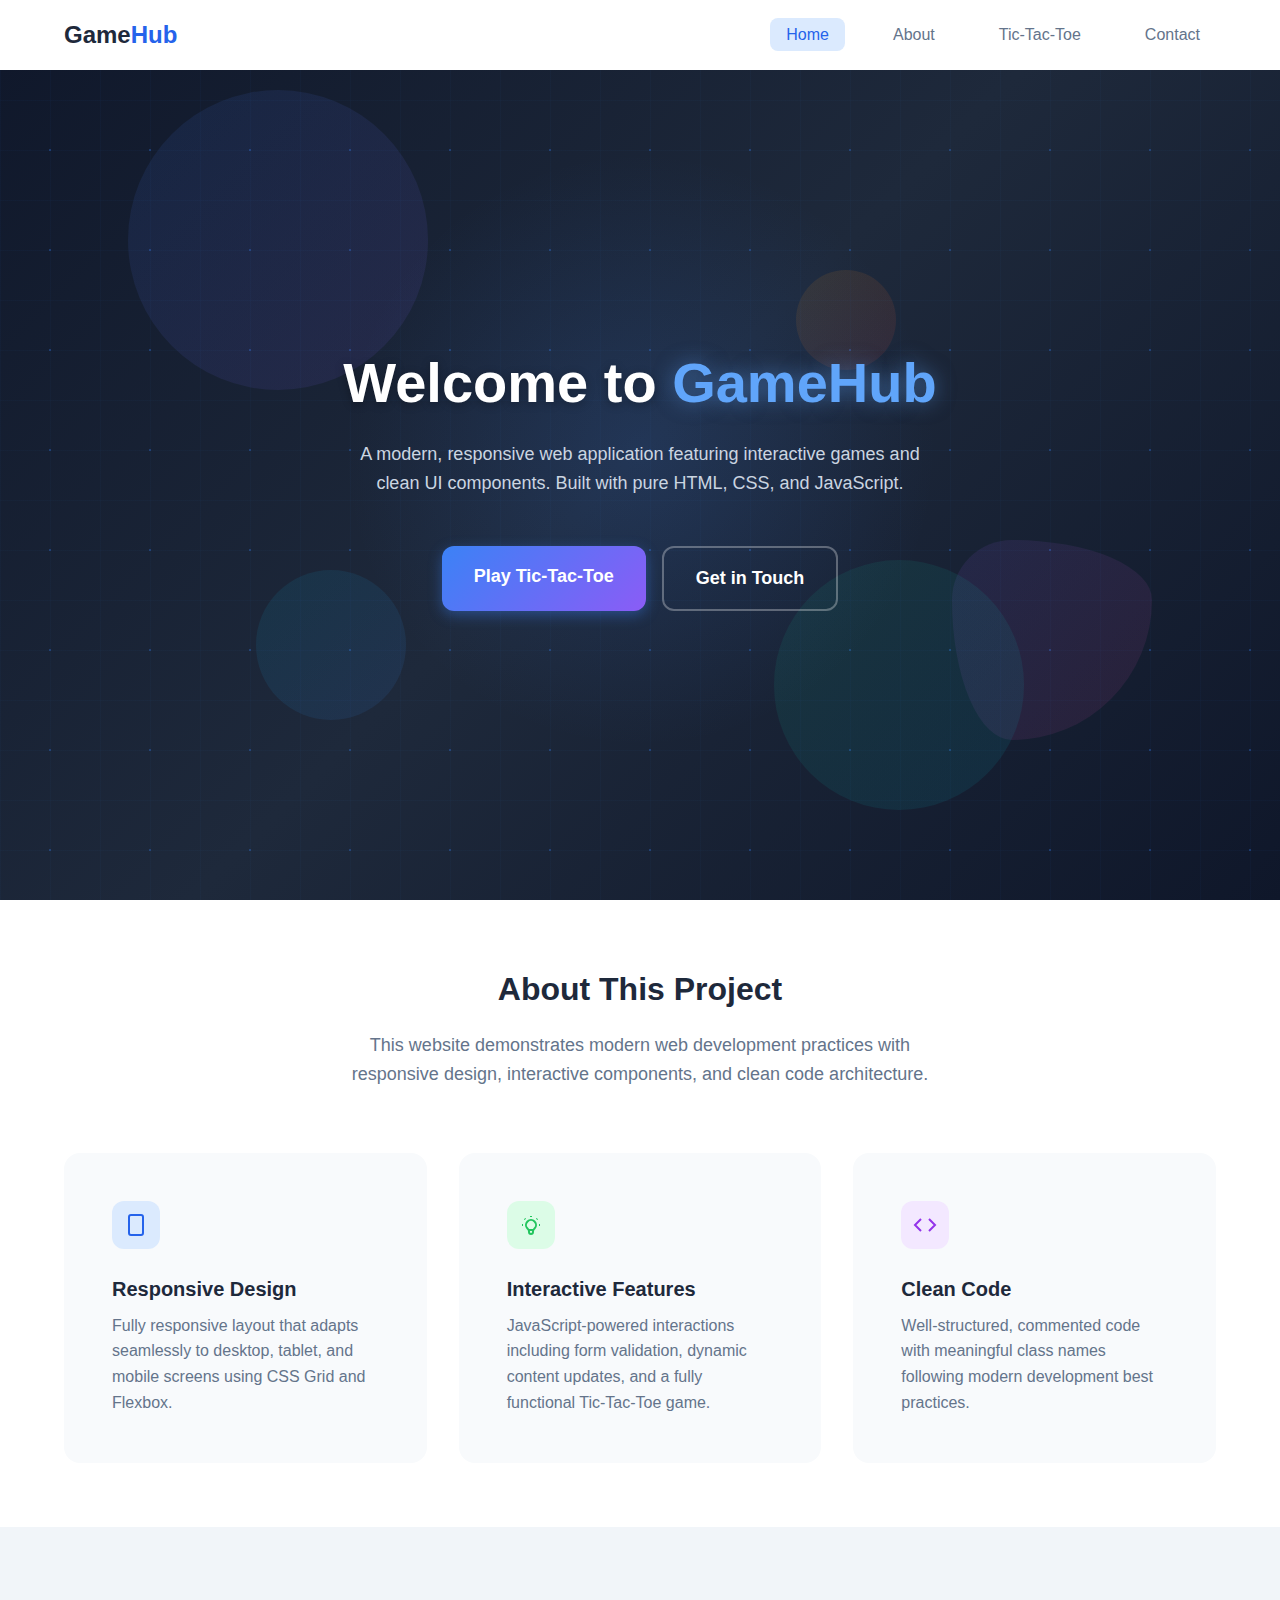
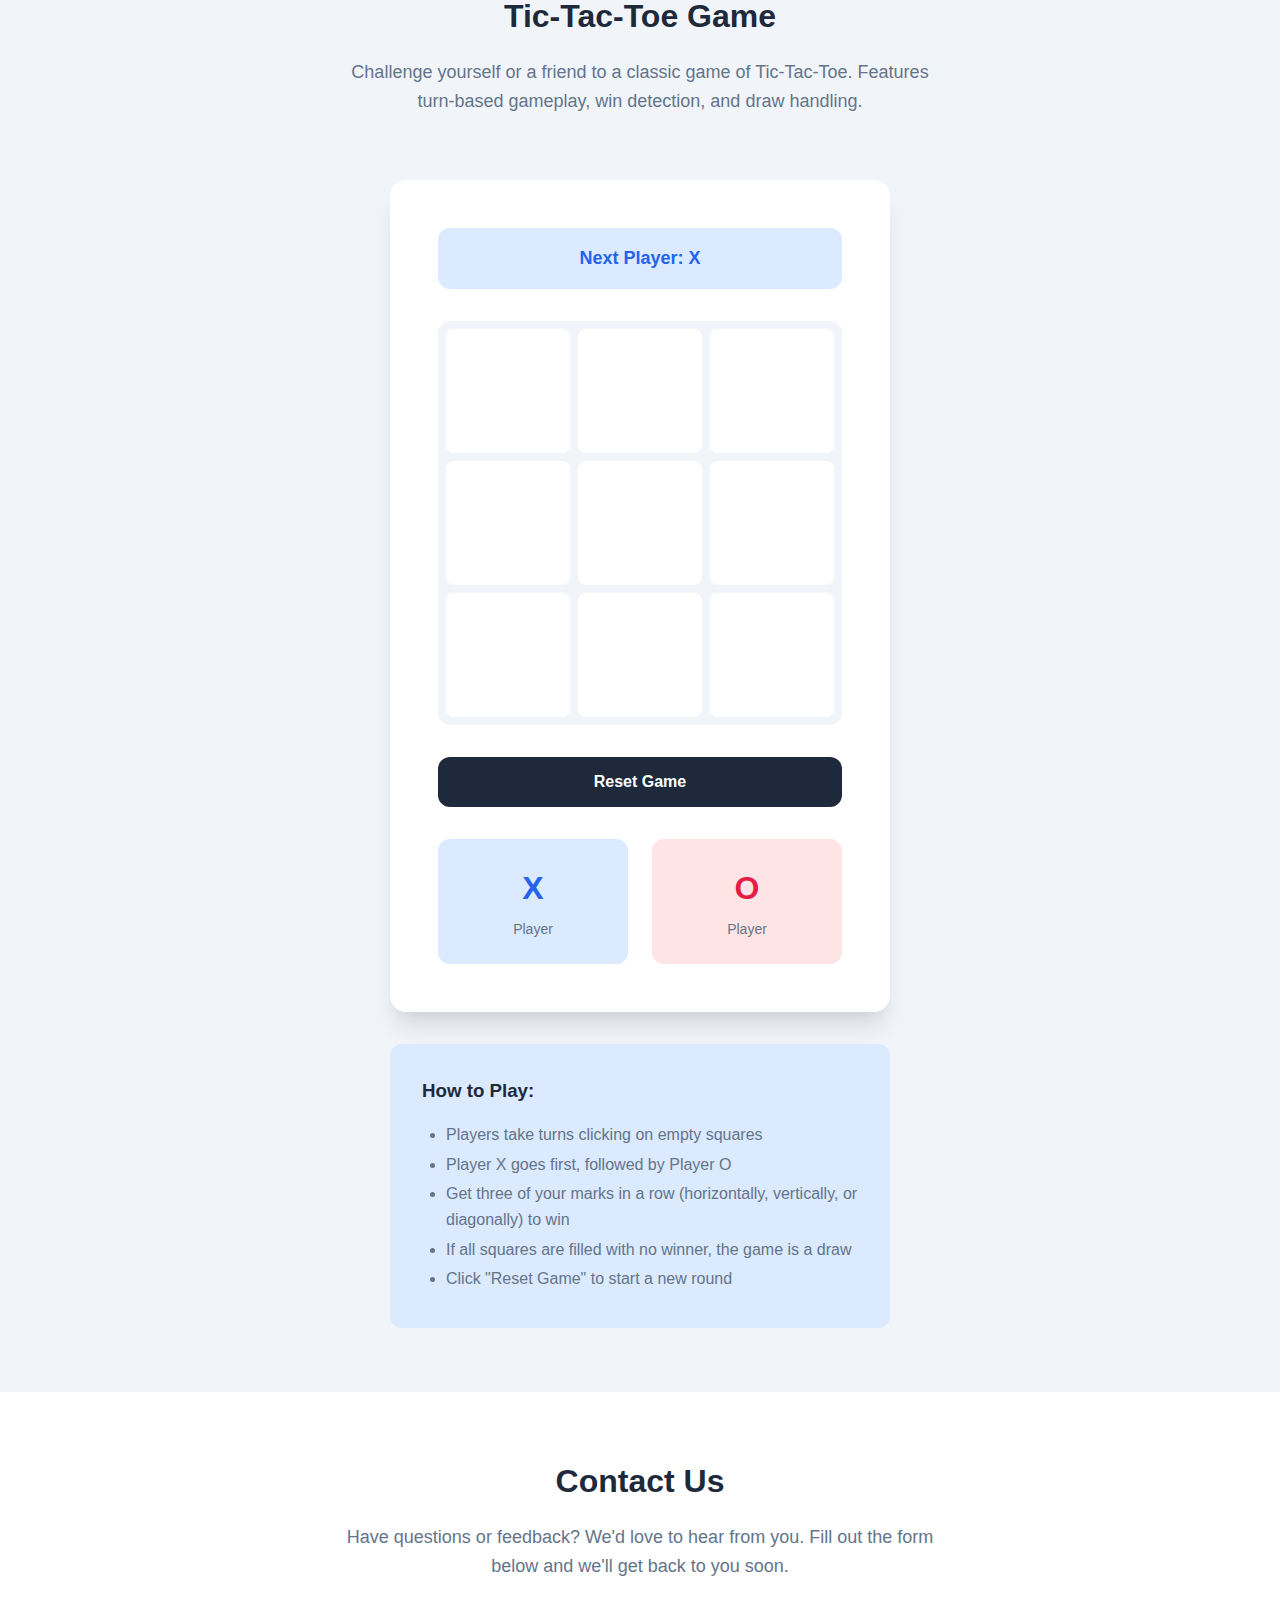
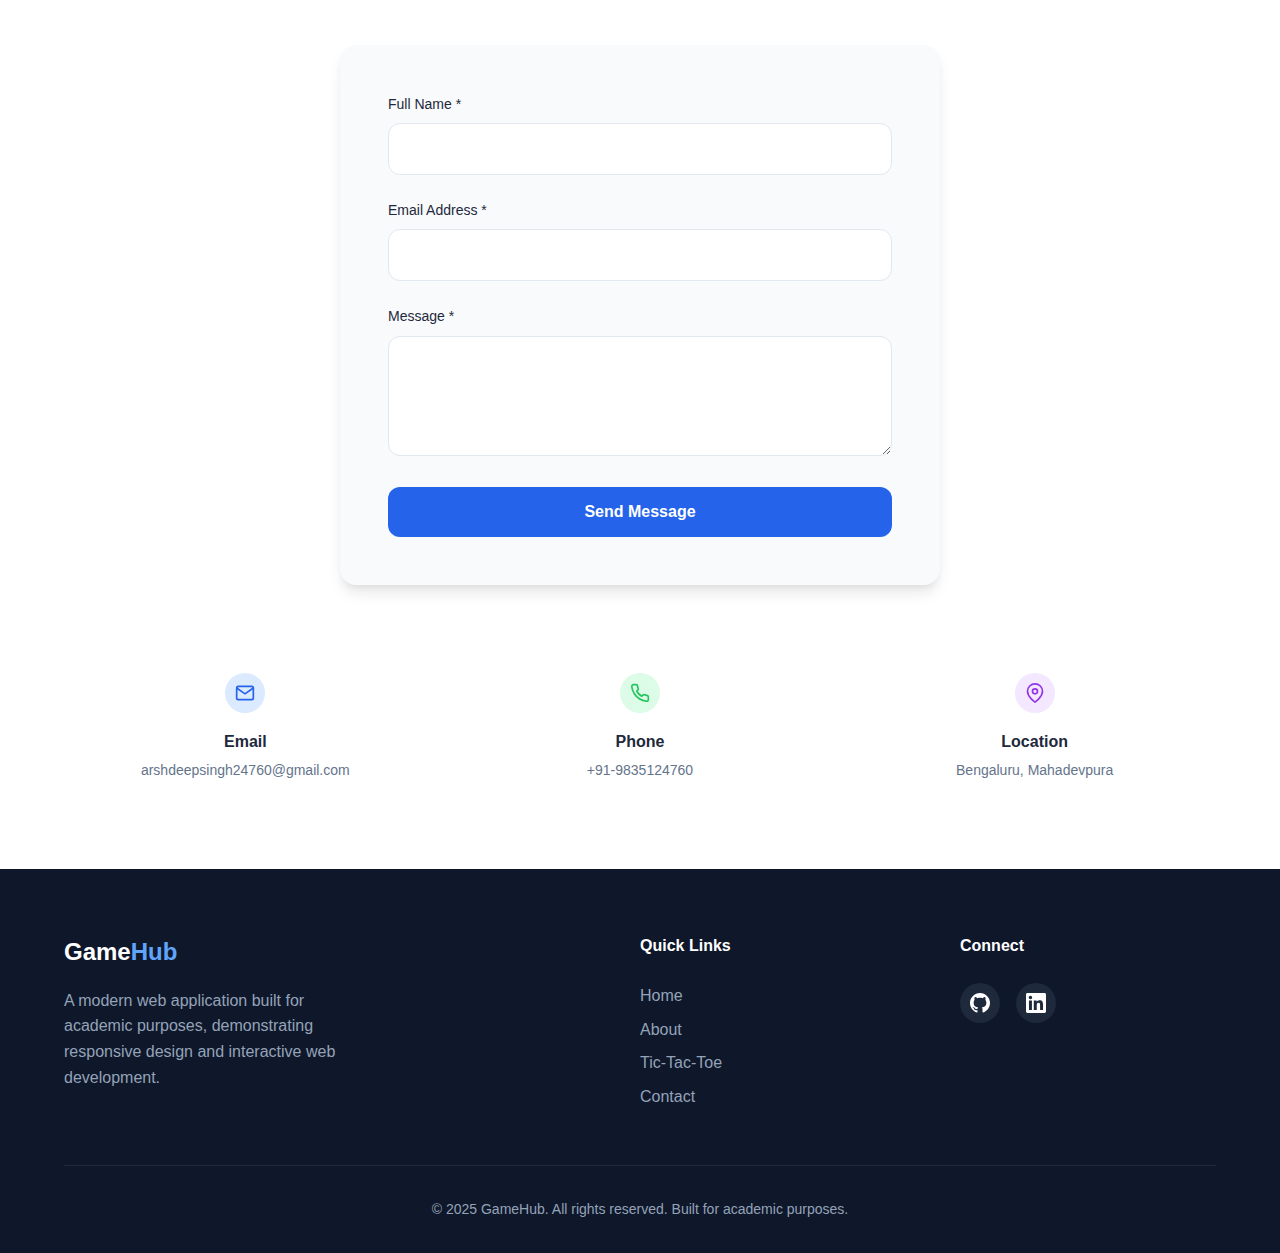
<file: index.html>
<!DOCTYPE html>
<html lang="en">
<head>
    <meta charset="UTF-8">
    <meta name="viewport" content="width=device-width, initial-scale=1.0">
    <title>GameHub - Interactive Web Application</title>
    <link rel="stylesheet" href="styles.css">
</head>
<body>
    <!-- HEADER & NAVIGATION -->
    <header id="header">
        <nav class="navbar">
            <div class="nav-container">
                <!-- Logo -->
                <div class="logo">
                    <span class="logo-text">Game<span class="logo-highlight">Hub</span></span>
                </div>

                <!-- Desktop Navigation -->
                <ul class="nav-menu" id="navMenu">
                    <li><a href="#home" class="nav-link active" data-section="home">Home</a></li>
                    <li><a href="#about" class="nav-link" data-section="about">About</a></li>
                    <li><a href="#game" class="nav-link" data-section="game">Tic-Tac-Toe</a></li>
                    <li><a href="#contact" class="nav-link" data-section="contact">Contact</a></li>
                </ul>

                <!-- Mobile Menu Button -->
                <button class="mobile-menu-btn" id="mobileMenuBtn" aria-label="Toggle menu">
                    <span class="hamburger"></span>
                    <span class="hamburger"></span>
                    <span class="hamburger"></span>
                </button>
            </div>

            <!-- Mobile Navigation Menu -->
            <div class="mobile-menu" id="mobileMenu">
                <ul class="mobile-nav-list">
                    <li><a href="#home" class="mobile-nav-link active" data-section="home">Home</a></li>
                    <li><a href="#about" class="mobile-nav-link" data-section="about">About</a></li>
                    <li><a href="#game" class="mobile-nav-link" data-section="game">Tic-Tac-Toe</a></li>
                    <li><a href="#contact" class="mobile-nav-link" data-section="contact">Contact</a></li>
                </ul>
            </div>
        </nav>
    </header>

    <!-- MAIN CONTENT -->
    <main>
        <!-- Hero Section -->
        <section id="home" class="hero-section">
            <!-- Animated Background -->
            <div class="hero-background">
                <div class="floating-shape shape-1"></div>
                <div class="floating-shape shape-2"></div>
                <div class="floating-shape shape-3"></div>
                <div class="floating-shape shape-4"></div>
                <div class="floating-shape shape-5"></div>
                <div class="grid-overlay"></div>
            </div>
            
            <div class="hero-content">
                <h1 class="hero-title">
                    Welcome to <span class="highlight">GameHub</span>
                </h1>
                <p class="hero-description">
                    A modern, responsive web application featuring interactive games and 
                    clean UI components. Built with pure HTML, CSS, and JavaScript.
                </p>
                <div class="hero-buttons">
                    <a href="#game" class="btn btn-primary">Play Tic-Tac-Toe</a>
                    <a href="#contact" class="btn btn-secondary">Get in Touch</a>
                </div>
            </div>
        </section>

        <!-- About Section -->
        <section id="about" class="about-section">
            <div class="container">
                <div class="section-header">
                    <h2 class="section-title">About This Project</h2>
                    <p class="section-description">
                        This website demonstrates modern web development practices with 
                        responsive design, interactive components, and clean code architecture.
                    </p>
                </div>

                <div class="features-grid">
                    <!-- Feature Card 1 -->
                    <div class="feature-card">
                        <div class="feature-icon icon-blue">
                            <svg viewBox="0 0 24 24" fill="none" stroke="currentColor" stroke-width="2">
                                <rect x="5" y="2" width="14" height="20" rx="2" ry="2"></rect>
                                <line x1="12" y1="18" x2="12.01" y2="18"></line>
                            </svg>
                        </div>
                        <h3 class="feature-title">Responsive Design</h3>
                        <p class="feature-text">
                            Fully responsive layout that adapts seamlessly to desktop, tablet, 
                            and mobile screens using CSS Grid and Flexbox.
                        </p>
                    </div>

                    <!-- Feature Card 2 -->
                    <div class="feature-card">
                        <div class="feature-icon icon-green">
                            <svg viewBox="0 0 24 24" fill="none" stroke="currentColor" stroke-width="2">
                                <path d="M9.663 17h4.673M12 3v1m6.364 1.636l-.707.707M21 12h-1M4 12H3m3.343-5.657l-.707-.707m2.828 9.9a5 5 0 117.072 0l-.548.547A3.374 3.374 0 0014 18.469V19a2 2 0 11-4 0v-.531c0-.895-.356-1.754-.988-2.386l-.548-.547z"></path>
                            </svg>
                        </div>
                        <h3 class="feature-title">Interactive Features</h3>
                        <p class="feature-text">
                            JavaScript-powered interactions including form validation, 
                            dynamic content updates, and a fully functional Tic-Tac-Toe game.
                        </p>
                    </div>

                    <!-- Feature Card 3 -->
                    <div class="feature-card">
                        <div class="feature-icon icon-purple">
                            <svg viewBox="0 0 24 24" fill="none" stroke="currentColor" stroke-width="2">
                                <polyline points="16 18 22 12 16 6"></polyline>
                                <polyline points="8 6 2 12 8 18"></polyline>
                            </svg>
                        </div>
                        <h3 class="feature-title">Clean Code</h3>
                        <p class="feature-text">
                            Well-structured, commented code with meaningful class names 
                            following modern development best practices.
                        </p>
                    </div>
                </div>
            </div>
        </section>

        <!-- Tic-Tac-Toe Game Section -->
        <section id="game" class="game-section">
            <div class="container">
                <div class="section-header">
                    <h2 class="section-title">Tic-Tac-Toe Game</h2>
                    <p class="section-description">
                        Challenge yourself or a friend to a classic game of Tic-Tac-Toe. 
                        Features turn-based gameplay, win detection, and draw handling.
                    </p>
                </div>

                <div class="game-container">
                    <!-- Status Display -->
                    <div id="gameStatus" class="game-status status-active">
                        Next Player: X
                    </div>

                    <!-- Game Board -->
                    <div class="game-board" id="gameBoard">
                        <button class="cell" data-index="0"></button>
                        <button class="cell" data-index="1"></button>
                        <button class="cell" data-index="2"></button>
                        <button class="cell" data-index="3"></button>
                        <button class="cell" data-index="4"></button>
                        <button class="cell" data-index="5"></button>
                        <button class="cell" data-index="6"></button>
                        <button class="cell" data-index="7"></button>
                        <button class="cell" data-index="8"></button>
                    </div>

                    <!-- Reset Button -->
                    <button id="resetBtn" class="reset-btn">Reset Game</button>

                    <!-- Player Info -->
                    <div class="players-info">
                        <div class="player-card player-x">
                            <span class="player-symbol">X</span>
                            <p class="player-label">Player</p>
                        </div>
                        <div class="player-card player-o">
                            <span class="player-symbol">O</span>
                            <p class="player-label">Player</p>
                        </div>
                    </div>
                </div>

                <!-- Game Instructions -->
                <div class="instructions">
                    <h3 class="instructions-title">How to Play:</h3>
                    <ul class="instructions-list">
                        <li>Players take turns clicking on empty squares</li>
                        <li>Player X goes first, followed by Player O</li>
                        <li>Get three of your marks in a row (horizontally, vertically, or diagonally) to win</li>
                        <li>If all squares are filled with no winner, the game is a draw</li>
                        <li>Click "Reset Game" to start a new round</li>
                    </ul>
                </div>
            </div>
        </section>

        <!-- Contact Section -->
        <section id="contact" class="contact-section">
            <div class="container">
                <div class="section-header">
                    <h2 class="section-title">Contact Us</h2>
                    <p class="section-description">
                        Have questions or feedback? We'd love to hear from you. 
                        Fill out the form below and we'll get back to you soon.
                    </p>
                </div>

                <div class="contact-container">
                    <!-- Contact Form -->
                    <form id="contactForm" class="contact-form">
                        <div id="formSuccess" class="form-success hidden">
                            Thank you for your message! We'll get back to you soon.
                        </div>

                        <div class="form-group">
                            <label for="name" class="form-label">Full Name *</label>
                            <input 
                                type="text" 
                                id="name" 
                                name="name" 
                                class="form-input" 
                            >
                            <span class="error-message" id="nameError"></span>
                        </div>

                        <div class="form-group">
                            <label for="email" class="form-label">Email Address *</label>
                            <input 
                                type="email" 
                                id="email" 
                                name="email" 
                                class="form-input" 
                            >
                            <span class="error-message" id="emailError"></span>
                        </div>

                        <div class="form-group">
                            <label for="message" class="form-label">Message *</label>
                            <textarea 
                                id="message" 
                                name="message" 
                                class="form-textarea" 
                                rows="4" 
                            ></textarea>
                            <span class="error-message" id="messageError"></span>
                        </div>

                        <button type="submit" class="submit-btn">Send Message</button>
                    </form>
                </div>

                <!-- Contact Info -->
                <div class="contact-info">
                    <div class="info-card">
                        <div class="info-icon icon-blue">
                            <svg viewBox="0 0 24 24" fill="none" stroke="currentColor" stroke-width="2">
                                <path d="M4 4h16c1.1 0 2 .9 2 2v12c0 1.1-.9 2-2 2H4c-1.1 0-2-.9-2-2V6c0-1.1.9-2 2-2z"></path>
                                <polyline points="22,6 12,13 2,6"></polyline>
                            </svg>
                        </div>
                        <h4 class="info-title">Email</h4>
                        <p class="info-text">arshdeepsingh24760@gmail.com</p>
                    </div>
                    <div class="info-card">
                        <div class="info-icon icon-green">
                            <svg viewBox="0 0 24 24" fill="none" stroke="currentColor" stroke-width="2">
                                <path d="M22 16.92v3a2 2 0 0 1-2.18 2 19.79 19.79 0 0 1-8.63-3.07 19.5 19.5 0 0 1-6-6 19.79 19.79 0 0 1-3.07-8.67A2 2 0 0 1 4.11 2h3a2 2 0 0 1 2 1.72 12.84 12.84 0 0 0 .7 2.81 2 2 0 0 1-.45 2.11L8.09 9.91a16 16 0 0 0 6 6l1.27-1.27a2 2 0 0 1 2.11-.45 12.84 12.84 0 0 0 2.81.7A2 2 0 0 1 22 16.92z"></path>
                            </svg>
                        </div>
                        <h4 class="info-title">Phone</h4>
                        <p class="info-text">+91-9835124760</p>
                    </div>
                    <div class="info-card">
                        <div class="info-icon icon-purple">
                            <svg viewBox="0 0 24 24" fill="none" stroke="currentColor" stroke-width="2">
                                <path d="M21 10c0 7-9 13-9 13s-9-6-9-13a9 9 0 0 1 18 0z"></path>
                                <circle cx="12" cy="10" r="3"></circle>
                            </svg>
                        </div>
                        <h4 class="info-title">Location</h4>
                        <p class="info-text">Bengaluru, Mahadevpura</p>
                    </div>
                </div>
            </div>
        </section>
    </main>

    <!-- FOOTER -->
    <footer class="footer">
        <div class="container">
            <div class="footer-content">
                <!-- Brand -->
                <div class="footer-brand">
                    <span class="footer-logo">Game<span class="footer-logo-highlight">Hub</span></span>
                    <p class="footer-description">
                        A modern web application built for academic purposes, 
                        demonstrating responsive design and interactive web development.
                    </p>
                </div>

                <!-- Quick Links -->
                <div class="footer-links">
                    <h4 class="footer-heading">Quick Links</h4>
                    <ul class="footer-list">
                        <li><a href="#home" class="footer-link">Home</a></li>
                        <li><a href="#about" class="footer-link">About</a></li>
                        <li><a href="#game" class="footer-link">Tic-Tac-Toe</a></li>
                        <li><a href="#contact" class="footer-link">Contact</a></li>
                    </ul>
                </div>

                <!-- Social Links -->
                <div class="footer-social">
                    <h4 class="footer-heading">Connect</h4>
                    <div class="social-links">
                        <a href="https://github.com/ArshdeepSinghVirdi" class="social-link" aria-label="GitHub">
                            <svg viewBox="0 0 24 24" fill="currentColor">
                                <path d="M12 0c-6.626 0-12 5.373-12 12 0 5.302 3.438 9.8 8.207 11.387.599.111.793-.261.793-.577v-2.234c-3.338.726-4.033-1.416-4.033-1.416-.546-1.387-1.333-1.756-1.333-1.756-1.089-.745.083-.729.083-.729 1.205.084 1.839 1.237 1.839 1.237 1.07 1.834 2.807 1.304 3.492.997.107-.775.418-1.305.762-1.604-2.665-.305-5.467-1.334-5.467-5.931 0-1.311.469-2.381 1.236-3.221-.124-.303-.535-1.524.117-3.176 0 0 1.008-.322 3.301 1.23.957-.266 1.983-.399 3.003-.404 1.02.005 2.047.138 3.006.404 2.291-1.552 3.297-1.23 3.297-1.23.653 1.653.242 2.874.118 3.176.77.84 1.235 1.911 1.235 3.221 0 4.609-2.807 5.624-5.479 5.921.43.372.823 1.102.823 2.222v3.293c0 .319.192.694.801.576 4.765-1.589 8.199-6.086 8.199-11.386 0-6.627-5.373-12-12-12z"/>
                            </svg>
                        </a>
                        <a href="https://www.linkedin.com/in/arshdeep-singh-virdi-a72a3a259/" class="social-link" aria-label="LinkedIn">
                            <svg viewBox="0 0 24 24" fill="currentColor">
                                <path d="M20.447 20.452h-3.554v-5.569c0-1.328-.027-3.037-1.852-3.037-1.853 0-2.136 1.445-2.136 2.939v5.667H9.351V9h3.414v1.561h.046c.477-.9 1.637-1.85 3.37-1.85 3.601 0 4.267 2.37 4.267 5.455v6.286zM5.337 7.433c-1.144 0-2.063-.926-2.063-2.065 0-1.138.92-2.063 2.063-2.063 1.14 0 2.064.925 2.064 2.063 0 1.139-.925 2.065-2.064 2.065zm1.782 13.019H3.555V9h3.564v11.452zM22.225 0H1.771C.792 0 0 .774 0 1.729v20.542C0 23.227.792 24 1.771 24h20.451C23.2 24 24 23.227 24 22.271V1.729C24 .774 23.2 0 22.222 0h.003z"/>
                            </svg>
                        </a>
                    </div>
                </div>
            </div>
            <div class="footer-bottom">
                <p class="copyright">&copy; 2025 GameHub. All rights reserved. Built for academic purposes.</p>
            </div>
        </div>
    </footer>
    <script src="script.js"></script>
</body>
</html>
</file>
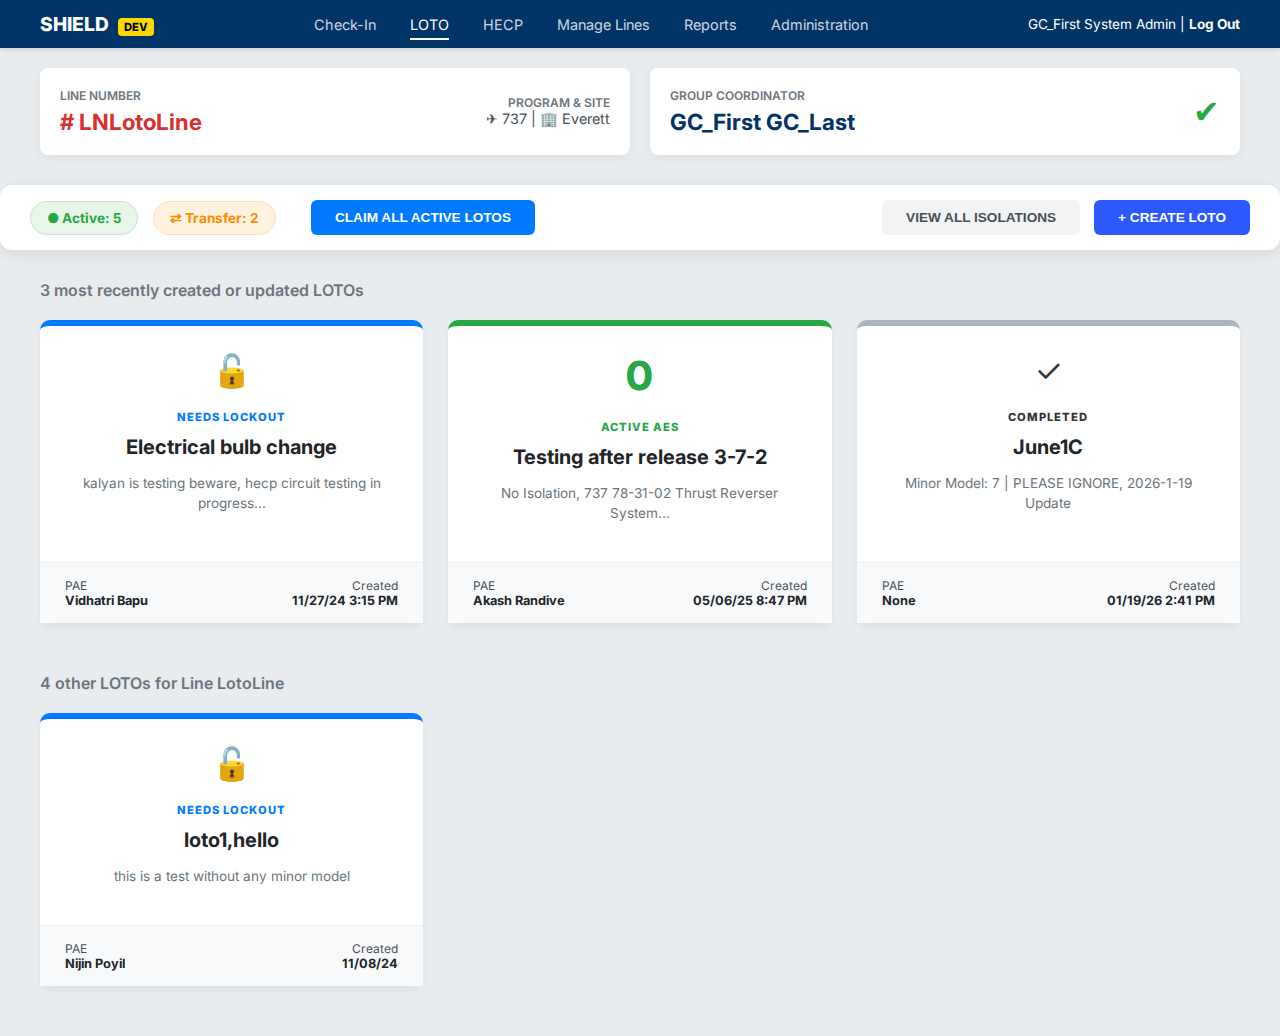
<file: test.html>
<!DOCTYPE html>
<html lang="en">
<head>
    <meta charset="UTF-8">
    <meta name="viewport" content="width=device-width, initial-scale=1.0">
    <title>SHIELD - LOTO Logbook Redesign</title>
    <!-- Importing a professional font -->
    <link href="https://fonts.googleapis.com/css2?family=Inter:wght@400;600;700&display=swap" rel="stylesheet">
    <style>
        :root {
            --boeing-blue: #003366;
            --action-blue: #007bff;
            --success-green: #28a745;
            --warning-orange: #ff8c00;
            --bg-gray: #f8f9fa;
            --card-border: #dee2e6;
        }

        body {
            font-family: 'Inter', sans-serif;
            background-color: #e9ecef;
            margin: 0;
            color: #333;
        }

        /* Top Navigation Bar */
        .navbar {
            background-color: var(--boeing-blue);
            color: white;
            padding: 12px 40px;
            display: flex;
            justify-content: space-between;
            align-items: center;
            box-shadow: 0 2px 4px rgba(0,0,0,0.1);
        }

        .nav-brand { font-weight: 800; font-size: 1.2rem; }
        .nav-brand span { background: #ffd700; color: black; padding: 2px 6px; border-radius: 4px; font-size: 0.7rem; margin-left: 5px; }
        
        .nav-menu a { color: white; text-decoration: none; margin: 0 15px; font-size: 0.9rem; opacity: 0.8; }
        .nav-menu a.active { opacity: 1; border-bottom: 2px solid white; padding-bottom: 5px; }

        /* Context Header (Line & Coordinator) */
        .header-container {
            display: grid;
            grid-template-columns: 1fr 1fr;
            gap: 20px;
            padding: 20px 40px;
            max-width: 1400px;
            margin: 0 auto;
        }

        .header-card {
            background: white;
            padding: 20px;
            border-radius: 8px;
            box-shadow: 0 2px 10px rgba(0,0,0,0.05);
            display: flex;
            justify-content: space-between;
            align-items: center;
        }

        .label { font-size: 0.75rem; color: #6c757d; font-weight: 600; text-transform: uppercase; }
        .value { font-size: 1.4rem; font-weight: 700; color: var(--boeing-blue); margin-top: 5px; }
        .sub-value { font-size: 0.9rem; color: #495057; }

        /* NEW ACTION BAR SECTION */
        .action-bar {
            background: white;
            margin: 10px 40px 30px 40px;
            padding: 15px 30px;
            border-radius: 12px;
            display: flex;
            justify-content: space-between;
            align-items: center;
            box-shadow: 0 4px 15px rgba(0,0,0,0.08);
            max-width: 1340px;
            margin-left: auto;
            margin-right: auto;
        }

        .status-indicators {
            display: flex;
            align-items: center;
            gap: 15px;
        }

        .status-pill {
            padding: 8px 16px;
            border-radius: 50px;
            font-weight: 700;
            font-size: 0.85rem;
            display: flex;
            align-items: center;
            gap: 8px;
        }

        .pill-active { background: #e8f5e9; color: var(--success-green); border: 1px solid #c8e6c9; }
        .pill-transfer { background: #fff3e0; color: var(--warning-orange); border: 1px solid #ffe0b2; }

        .btn {
            padding: 10px 24px;
            border-radius: 6px;
            font-weight: 600;
            cursor: pointer;
            border: none;
            transition: 0.2s;
            font-size: 0.85rem;
        }

        .btn-claim { background-color: var(--action-blue); color: white; margin-left: 20px; }
        .btn-claim:hover { background-color: #0056b3; box-shadow: 0 4px 8px rgba(0,123,255,0.3); }

        .btn-create { background-color: #2b59ff; color: white; }
        .btn-secondary { background: #f1f3f5; color: #495057; margin-right: 10px; }

        /* LOTO Cards Grid */
        .content-body { max-width: 1400px; margin: 0 auto; padding: 0 40px; }
        .grid-title { font-size: 1rem; color: #6c757d; margin-bottom: 20px; font-weight: 600; }

        .loto-grid {
            display: grid;
            grid-template-columns: repeat(auto-fill, minmax(350px, 1fr));
            gap: 25px;
            margin-bottom: 50px;
        }

        .loto-card {
            background: white;
            border-radius: 10px;
            box-shadow: 0 4px 6px rgba(0,0,0,0.05);
            border-top: 6px solid #dee2e6;
            transition: 0.3s;
            display: flex;
            flex-direction: column;
        }

        .loto-card:hover { transform: translateY(-5px); box-shadow: 0 8px 20px rgba(0,0,0,0.1); }
        .card-needs-lockout { border-top-color: var(--action-blue); }
        .card-active { border-top-color: var(--success-green); }
        .card-completed { border-top-color: #adb5bd; }

        .card-content { padding: 25px; text-align: center; flex-grow: 1; }
        .status-icon { font-size: 2rem; margin-bottom: 15px; display: block; }
        .card-status-text { text-transform: uppercase; font-size: 0.7rem; font-weight: 800; letter-spacing: 1px; }
        
        .card-title { font-size: 1.25rem; font-weight: 700; margin: 10px 0; color: #212529; }
        .card-desc { font-size: 0.85rem; color: #6c757d; line-height: 1.5; }

        .card-footer {
            background: #f8f9fa;
            padding: 15px 25px;
            border-top: 1px solid #eee;
            display: flex;
            justify-content: space-between;
            font-size: 0.75rem;
            color: #495057;
        }

        .footer-val { font-weight: 700; display: block; color: #212529; font-size: 0.8rem; }

    </style>
</head>
<body>

    <!-- Navigation -->
    <nav class="navbar">
        <div class="nav-brand">SHIELD <span>DEV</span></div>
        <div class="nav-menu">
            <a href="#">Check-In</a>
            <a href="#" class="active">LOTO</a>
            <a href="#">HECP</a>
            <a href="#">Manage Lines</a>
            <a href="#">Reports</a>
            <a href="#">Administration</a>
        </div>
        <div style="font-size: 0.85rem;">GC_First System Admin | <strong style="cursor:pointer">Log Out</strong></div>
    </nav>

    <!-- Context Information -->
    <header class="header-container">
        <div class="header-card">
            <div>
                <div class="label">Line Number</div>
                <div class="value" style="color: #d63031;"># LNLotoLine</div>
            </div>
            <div style="text-align: right;">
                <div class="label">Program & Site</div>
                <div class="sub-value">✈ 737 | 🏢 Everett</div>
            </div>
        </div>
        <div class="header-card">
            <div>
                <div class="label">Group Coordinator</div>
                <div class="value">GC_First GC_Last</div>
            </div>
            <div style="color: #28a745; font-size: 2rem;">✔</div>
        </div>
    </header>

    <!-- THE REDESIGNED ACTION BAR (Per your request) -->
    <section class="action-bar">
        <div class="status-indicators">
            <!-- New additions placed on the extreme left of the Claim button -->
            <div class="status-pill pill-active">
                ● Active: 5
            </div>
            <div class="status-pill pill-transfer">
                ⇄ Transfer: 2
            </div>
            
            <button class="btn btn-claim">CLAIM ALL ACTIVE LOTOS</button>
        </div>

        <div>
            <button class="btn btn-secondary">VIEW ALL ISOLATIONS</button>
            <button class="btn btn-create">+ CREATE LOTO</button>
        </div>
    </section>

    <!-- Main Content -->
    <main class="content-body">
        <div class="grid-title">3 most recently created or updated LOTOs</div>
        
        <div class="loto-grid">
            <!-- Card 1: Needs Lockout -->
            <div class="loto-card card-needs-lockout">
                <div class="card-content">
                    <span class="status-icon">🔓</span>
                    <span class="card-status-text" style="color: var(--action-blue);">Needs Lockout</span>
                    <div class="card-title">Electrical bulb change</div>
                    <p class="card-desc">kalyan is testing beware, hecp circuit testing in progress...</p>
                </div>
                <div class="card-footer">
                    <div>PAE <span class="footer-val">Vidhatri Bapu</span></div>
                    <div style="text-align: right;">Created <span class="footer-val">11/27/24 3:15 PM</span></div>
                </div>
            </div>

            <!-- Card 2: Active -->
            <div class="loto-card card-active">
                <div class="card-content">
                    <span class="status-icon" style="font-size: 2.5rem; font-weight: 800; color: var(--success-green);">0</span>
                    <span class="card-status-text" style="color: var(--success-green);">Active AEs</span>
                    <div class="card-title">Testing after release 3-7-2</div>
                    <p class="card-desc">No Isolation, 737 78-31-02 Thrust Reverser System...</p>
                </div>
                <div class="card-footer">
                    <div>PAE <span class="footer-val">Akash Randive</span></div>
                    <div style="text-align: right;">Created <span class="footer-val">05/06/25 8:47 PM</span></div>
                </div>
            </div>

            <!-- Card 3: Completed -->
            <div class="loto-card card-completed">
                <div class="card-content">
                    <span class="status-icon">✓</span>
                    <span class="card-status-text">Completed</span>
                    <div class="card-title">June1C</div>
                    <p class="card-desc">Minor Model: 7 | PLEASE IGNORE, 2026-1-19 Update</p>
                </div>
                <div class="card-footer">
                    <div>PAE <span class="footer-val">None</span></div>
                    <div style="text-align: right;">Created <span class="footer-val">01/19/26 2:41 PM</span></div>
                </div>
            </div>
        </div>

        <div class="grid-title">4 other LOTOs for Line LotoLine</div>
        <!-- Simplified Second Row -->
        <div class="loto-grid">
             <div class="loto-card card-needs-lockout">
                <div class="card-content">
                    <span class="status-icon">🔓</span>
                    <span class="card-status-text" style="color: var(--action-blue);">Needs Lockout</span>
                    <div class="card-title">loto1,hello</div>
                    <p class="card-desc">this is a test without any minor model</p>
                </div>
                <div class="card-footer">
                    <div>PAE <span class="footer-val">Nijin Poyil</span></div>
                    <div style="text-align: right;">Created <span class="footer-val">11/08/24</span></div>
                </div>
            </div>
        </div>
    </main>

</body>
</html>
</file>
<file: styles.css>
*, *::before, *::after {
    margin: 0;
    padding: 0;
    box-sizing: border-box;
}

:root {
    /* Color Palette */
    --primary-color: #2563eb;
    --primary-hover: #1d4ed8;
    --primary-light: #dbeafe;
    --secondary-color: #64748b;
    --secondary-hover: #475569;
    --success-color: #22c55e;
    --success-light: #dcfce7;
    --warning-color: #f59e0b;
    --warning-light: #fef3c7;
    --error-color: #ef4444;
    --text-primary: #1e293b;
    --text-secondary: #64748b;
    --text-light: #94a3b8;
    --bg-white: #ffffff;
    --bg-light: #f8fafc;
    --bg-gray: #f1f5f9;
    --border-color: #e2e8f0;
    --footer-bg: #0f172a;
    
    /* Spacing */
    --space-xs: 0.25rem;
    --space-sm: 0.5rem;
    --space-md: 1rem;
    --space-lg: 1.5rem;
    --space-xl: 2rem;
    --space-2xl: 3rem;
    --space-3xl: 4rem;
    
    /* Typography */
    --font-family: -apple-system, BlinkMacSystemFont, 'Segoe UI', Roboto, Oxygen, Ubuntu, sans-serif;
    --font-size-sm: 0.875rem;
    --font-size-base: 1rem;
    --font-size-lg: 1.125rem;
    --font-size-xl: 1.25rem;
    --font-size-2xl: 1.5rem;
    --font-size-3xl: 2rem;
    --font-size-4xl: 2.5rem;
    
    /* Shadows */
    --shadow-sm: 0 1px 2px rgba(0, 0, 0, 0.05);
    --shadow-md: 0 4px 6px -1px rgba(0, 0, 0, 0.1), 0 2px 4px -1px rgba(0, 0, 0, 0.06);
    --shadow-lg: 0 10px 15px -3px rgba(0, 0, 0, 0.1), 0 4px 6px -2px rgba(0, 0, 0, 0.05);
    --shadow-xl: 0 20px 25px -5px rgba(0, 0, 0, 0.1), 0 10px 10px -5px rgba(0, 0, 0, 0.04);
    
    /* Border Radius */
    --radius-sm: 0.375rem;
    --radius-md: 0.5rem;
    --radius-lg: 0.75rem;
    --radius-xl: 1rem;
    --radius-full: 9999px;
    
    /* Transitions */
    --transition-fast: 150ms ease;
    --transition-base: 200ms ease;
    --transition-slow: 300ms ease;
}

html {
    scroll-behavior: smooth;
}

body {
    font-family: var(--font-family);
    font-size: var(--font-size-base);
    line-height: 1.6;
    color: var(--text-primary);
    background-color: var(--bg-white);
}

/* UTILITY CLASSES */
.container {
    max-width: 1200px;
    margin: 0 auto;
    padding: 0 var(--space-lg);
}

.hidden {
    display: none !important;
}

/* HEADER & NAVIGATION */
#header {
    position: fixed;
    top: 0;
    left: 0;
    right: 0;
    background-color: var(--bg-white);
    z-index: 1000;
    transition: box-shadow var(--transition-base);
}

#header.scrolled {
    box-shadow: var(--shadow-md);
}

.navbar {
    padding: var(--space-md) 0;
}

.nav-container {
    max-width: 1200px;
    margin: 0 auto;
    padding: 0 var(--space-lg);
    display: flex;
    justify-content: space-between;
    align-items: center;
}

/* Logo */
.logo-text {
    font-size: var(--font-size-2xl);
    font-weight: 700;
    color: var(--text-primary);
}

.logo-highlight {
    color: var(--primary-color);
}

/* Desktop Navigation */
.nav-menu {
    display: flex;
    list-style: none;
    gap: var(--space-xl);
}

.nav-link {
    text-decoration: none;
    color: var(--text-secondary);
    font-weight: 500;
    padding: var(--space-sm) var(--space-md);
    border-radius: var(--radius-md);
    transition: all var(--transition-fast);
}

.nav-link:hover,
.nav-link.active {
    color: var(--primary-color);
    background-color: var(--primary-light);
}

/* Mobile Menu Button */
.mobile-menu-btn {
    display: none;
    flex-direction: column;
    gap: 5px;
    background: none;
    border: none;
    cursor: pointer;
    padding: var(--space-sm);
}

.hamburger {
    display: block;
    width: 25px;
    height: 3px;
    background-color: var(--text-primary);
    border-radius: 3px;
    transition: all var(--transition-fast);
}

.mobile-menu-btn.active .hamburger:nth-child(1) {
    transform: rotate(45deg) translate(5px, 5px);
}

.mobile-menu-btn.active .hamburger:nth-child(2) {
    opacity: 0;
}

.mobile-menu-btn.active .hamburger:nth-child(3) {
    transform: rotate(-45deg) translate(7px, -6px);
}

/* Mobile Navigation Menu */
.mobile-menu {
    display: none;
    background-color: var(--bg-white);
    padding: var(--space-md) var(--space-lg);
    border-top: 1px solid var(--border-color);
}

.mobile-menu.active {
    display: block;
}

.mobile-nav-list {
    list-style: none;
    display: flex;
    flex-direction: column;
    gap: var(--space-sm);
}

.mobile-nav-link {
    display: block;
    text-decoration: none;
    color: var(--text-secondary);
    font-weight: 500;
    padding: var(--space-md);
    border-radius: var(--radius-md);
    transition: all var(--transition-fast);
}

.mobile-nav-link:hover,
.mobile-nav-link.active {
    color: var(--primary-color);
    background-color: var(--primary-light);
}

/* HERO SECTION */
.hero-section {
    min-height: 100vh;
    display: flex;
    align-items: center;
    justify-content: center;
    position: relative;
    background: linear-gradient(135deg, #0f172a 0%, #1e293b 50%, #0f172a 100%);
    padding: var(--space-3xl) var(--space-lg);
    padding-top: calc(var(--space-3xl) + 60px);
    overflow: hidden;
}

/* Animated Background */
.hero-background {
    position: absolute;
    top: 0;
    left: 0;
    right: 0;
    bottom: 0;
    overflow: hidden;
    z-index: 0;
}

/* Floating Shapes Animation */
.floating-shape {
    position: absolute;
    opacity: 0.1;
    animation: float 20s infinite ease-in-out;
}

.shape-1 {
    width: 300px;
    height: 300px;
    background: linear-gradient(135deg, #3b82f6, #8b5cf6);
    border-radius: 50%;
    top: 10%;
    left: 10%;
    animation-delay: 0s;
}

.shape-2 {
    width: 200px;
    height: 200px;
    background: linear-gradient(135deg, #8b5cf6, #ec4899);
    border-radius: 30% 70% 70% 30% / 30% 30% 70% 70%;
    top: 60%;
    right: 10%;
    animation-delay: -5s;
}

.shape-3 {
    width: 150px;
    height: 150px;
    background: linear-gradient(135deg, #06b6d4, #3b82f6);
    border-radius: 50%;
    bottom: 20%;
    left: 20%;
    animation-delay: -10s;
}

.shape-4 {
    width: 100px;
    height: 100px;
    background: linear-gradient(135deg, #f59e0b, #ef4444);
    border-radius: 50%;
    top: 30%;
    right: 30%;
    animation-delay: -15s;
}

.shape-5 {
    width: 250px;
    height: 250px;
    background: linear-gradient(135deg, #10b981, #06b6d4);
    border-radius: 50%;
    bottom: 10%;
    right: 20%;
    animation-delay: -7s;
}

@keyframes float {
    0%, 100% {
        transform: translateY(0) rotate(0deg) scale(1);
    }
    25% {
        transform: translateY(-30px) rotate(90deg) scale(1.05);
    }
    50% {
        transform: translateY(0) rotate(180deg) scale(1);
    }
    75% {
        transform: translateY(30px) rotate(270deg) scale(0.95);
    }
}

/* Grid Overlay */
.grid-overlay {
    position: absolute;
    top: 0;
    left: 0;
    right: 0;
    bottom: 0;
    background-image: 
        linear-gradient(rgba(59, 130, 246, 0.03) 1px, transparent 1px),
        linear-gradient(90deg, rgba(59, 130, 246, 0.03) 1px, transparent 1px);
    background-size: 50px 50px;
    animation: gridMove 20s linear infinite;
}

@keyframes gridMove {
    0% {
        transform: perspective(500px) rotateX(60deg) translateY(0);
    }
    100% {
        transform: perspective(500px) rotateX(60deg) translateY(50px);
    }
}

/* Particle Effect */
.hero-background::before {
    content: '';
    position: absolute;
    top: 0;
    left: 0;
    right: 0;
    bottom: 0;
    background-image: radial-gradient(circle, rgba(59, 130, 246, 0.3) 1px, transparent 1px);
    background-size: 100px 100px;
    animation: particleFloat 15s linear infinite;
}

@keyframes particleFloat {
    0% {
        transform: translateY(0);
    }
    100% {
        transform: translateY(-100px);
    }
}

/* Glow Effect */
.hero-background::after {
    content: '';
    position: absolute;
    top: 50%;
    left: 50%;
    width: 600px;
    height: 600px;
    background: radial-gradient(circle, rgba(59, 130, 246, 0.15) 0%, transparent 70%);
    transform: translate(-50%, -50%);
    animation: pulse 4s ease-in-out infinite;
}

@keyframes pulse {
    0%, 100% {
        transform: translate(-50%, -50%) scale(1);
        opacity: 0.5;
    }
    50% {
        transform: translate(-50%, -50%) scale(1.2);
        opacity: 0.8;
    }
}

.hero-content {
    max-width: 800px;
    text-align: center;
    position: relative;
    z-index: 1;
}

.hero-title {
    font-size: var(--font-size-4xl);
    font-weight: 700;
    color: #ffffff;
    margin-bottom: var(--space-lg);
    line-height: 1.2;
    text-shadow: 0 2px 10px rgba(0, 0, 0, 0.3);
}

.highlight {
    color: #60a5fa;
    text-shadow: 0 0 20px rgba(96, 165, 250, 0.5);
}

.hero-description {
    font-size: var(--font-size-lg);
    color: #cbd5e1;
    margin-bottom: var(--space-2xl);
    max-width: 600px;
    margin-left: auto;
    margin-right: auto;
}

.hero-buttons {
    display: flex;
    gap: var(--space-md);
    justify-content: center;
    flex-wrap: wrap;
}

/* Buttons */
.btn {
    display: inline-block;
    padding: var(--space-md) var(--space-xl);
    font-size: var(--font-size-lg);
    font-weight: 600;
    text-decoration: none;
    border-radius: var(--radius-lg);
    transition: all var(--transition-base);
    cursor: pointer;
    border: none;
}

.btn-primary {
    background: linear-gradient(135deg, #3b82f6, #8b5cf6);
    color: #ffffff;
    box-shadow: 0 4px 14px rgba(59, 130, 246, 0.4);
}

.btn-primary:hover {
    background: linear-gradient(135deg, #2563eb, #7c3aed);
    transform: translateY(-2px);
    box-shadow: 0 6px 20px rgba(59, 130, 246, 0.5);
}

.btn-secondary {
    background-color: transparent;
    color: #ffffff;
    border: 2px solid rgba(255, 255, 255, 0.3);
}

.btn-secondary:hover {
    border-color: #60a5fa;
    color: #60a5fa;
    background-color: rgba(96, 165, 250, 0.1);
}

/* SECTION STYLES */
.section-header {
    text-align: center;
    margin-bottom: var(--space-3xl);
}

.section-title {
    font-size: var(--font-size-3xl);
    font-weight: 700;
    color: var(--text-primary);
    margin-bottom: var(--space-md);
}

.section-description {
    font-size: var(--font-size-lg);
    color: var(--text-secondary);
    max-width: 600px;
    margin: 0 auto;
}

/* ABOUT SECTION */
.about-section {
    padding: var(--space-3xl) 0;
    background-color: var(--bg-white);
}

.features-grid {
    display: grid;
    grid-template-columns: repeat(auto-fit, minmax(300px, 1fr));
    gap: var(--space-xl);
}

.feature-card {
    background-color: var(--bg-light);
    padding: var(--space-2xl);
    border-radius: var(--radius-xl);
    transition: all var(--transition-base);
}

.feature-card:hover {
    box-shadow: var(--shadow-lg);
    transform: translateY(-4px);
}

.feature-icon {
    width: 48px;
    height: 48px;
    border-radius: var(--radius-lg);
    display: flex;
    align-items: center;
    justify-content: center;
    margin-bottom: var(--space-lg);
}

.feature-icon svg {
    width: 24px;
    height: 24px;
}

.icon-blue {
    background-color: var(--primary-light);
    color: var(--primary-color);
}

.icon-green {
    background-color: var(--success-light);
    color: var(--success-color);
}

.icon-purple {
    background-color: #f3e8ff;
    color: #9333ea;
}

.feature-title {
    font-size: var(--font-size-xl);
    font-weight: 600;
    color: var(--text-primary);
    margin-bottom: var(--space-sm);
}

.feature-text {
    color: var(--text-secondary);
    line-height: 1.6;
}

/* GAME SECTION */
.game-section {
    padding: var(--space-3xl) 0;
    background-color: var(--bg-gray);
}

.game-container {
    max-width: 500px;
    margin: 0 auto;
    background-color: var(--bg-white);
    border-radius: var(--radius-xl);
    box-shadow: var(--shadow-xl);
    padding: var(--space-2xl);
}

/* Game Status */
.game-status {
    text-align: center;
    padding: var(--space-md);
    border-radius: var(--radius-lg);
    font-weight: 600;
    font-size: var(--font-size-lg);
    margin-bottom: var(--space-xl);
    transition: all var(--transition-base);
}

.status-active {
    background-color: var(--primary-light);
    color: var(--primary-color);
}

.status-winner {
    background-color: var(--success-light);
    color: #166534;
}

.status-draw {
    background-color: var(--warning-light);
    color: #92400e;
}

/* Game Board */
.game-board {
    display: grid;
    grid-template-columns: repeat(3, 1fr);
    gap: var(--space-sm);
    background-color: var(--bg-gray);
    padding: var(--space-sm);
    border-radius: var(--radius-lg);
    margin-bottom: var(--space-xl);
}

.cell {
    aspect-ratio: 1;
    background-color: var(--bg-white);
    border: none;
    border-radius: var(--radius-md);
    font-size: 2.5rem;
    font-weight: 700;
    cursor: pointer;
    transition: all var(--transition-fast);
    display: flex;
    align-items: center;
        justify-content: center;
}

.cell:hover:not(:disabled) {
    background-color: var(--bg-light);
}

.cell:disabled {
    cursor: not-allowed;
}

.cell.x-mark {
    color: var(--primary-color);
}

.cell.o-mark {
    color: #e11d48;
}

.cell.winner {
    background-color: var(--success-light);
    box-shadow: 0 0 0 3px var(--success-color);
}

/* Reset Button */
.reset-btn {
    width: 100%;
    padding: var(--space-md) var(--space-xl);
    background-color: var(--text-primary);
    color: var(--bg-white);
    border: none;
    border-radius: var(--radius-lg);
    font-size: var(--font-size-base);
    font-weight: 600;
    cursor: pointer;
    transition: all var(--transition-fast);
}

.reset-btn:hover {
    background-color: var(--secondary-hover);
}

/* Players Info */
.players-info {
    display: grid;
    grid-template-columns: 1fr 1fr;
    gap: var(--space-lg);
    margin-top: var(--space-xl);
}

.player-card {
    text-align: center;
    padding: var(--space-lg);
    border-radius: var(--radius-lg);
}

.player-x {
    background-color: var(--primary-light);
}

.player-o {
    background-color: #ffe4e6;
}

.player-symbol {
    font-size: var(--font-size-3xl);
    font-weight: 700;
    display: block;
}

.player-x .player-symbol {
    color: var(--primary-color);
}

.player-o .player-symbol {
    color: #e11d48;
}

.player-label {
    color: var(--text-secondary);
    font-size: var(--font-size-sm);
    margin-top: var(--space-xs);
}

/* Instructions */
.instructions {
    max-width: 500px;
    margin: var(--space-xl) auto 0;
    background-color: var(--primary-light);
    padding: var(--space-xl);
    border-radius: var(--radius-lg);
}

.instructions-title {
    font-weight: 600;
    color: var(--text-primary);
    margin-bottom: var(--space-md);
}

.instructions-list {
    list-style: disc;
    padding-left: var(--space-lg);
    color: var(--text-secondary);
}

.instructions-list li {
    margin-bottom: var(--space-xs);
}

/* CONTACT SECTION */
.contact-section {
    padding: var(--space-3xl) 0;
    background-color: var(--bg-white);
}

.contact-container {
    max-width: 600px;
    margin: 0 auto;
}

.contact-form {
    background-color: var(--bg-light);
    padding: var(--space-2xl);
    border-radius: var(--radius-xl);
    box-shadow: var(--shadow-lg);
}

/* Form Success Message */
.form-success {
    background-color: var(--success-light);
    color: #166534;
    padding: var(--space-md);
    border-radius: var(--radius-md);
    margin-bottom: var(--space-lg);
    border: 1px solid #86efac;
}

/* Form Groups */
.form-group {
    margin-bottom: var(--space-lg);
}

.form-label {
    display: block;
    font-size: var(--font-size-sm);
    font-weight: 500;
    color: var(--text-primary);
    margin-bottom: var(--space-sm);
}

.form-input,
.form-textarea {
    width: 100%;
    padding: var(--space-md);
    border: 1px solid var(--border-color);
    border-radius: var(--radius-lg);
    font-size: var(--font-size-base);
    font-family: inherit;
    transition: all var(--transition-fast);
    background-color: var(--bg-white);
}

.form-input:focus,
.form-textarea:focus {
    outline: none;
    border-color: var(--primary-color);
    box-shadow: 0 0 0 3px rgba(37, 99, 235, 0.1);
}

.form-input.error,
.form-textarea.error {
    border-color: var(--error-color);
}

.form-textarea {
    resize: vertical;
    min-height: 120px;
}

.error-message {
    display: block;
    color: var(--error-color);
    font-size: var(--font-size-sm);
    margin-top: var(--space-xs);
}

/* Submit Button */
.submit-btn {
    width: 100%;
    padding: var(--space-md) var(--space-xl);
    background-color: var(--primary-color);
    color: var(--bg-white);
    border: none;
    border-radius: var(--radius-lg);
    font-size: var(--font-size-base);
    font-weight: 600;
    cursor: pointer;
    transition: all var(--transition-fast);
}

.submit-btn:hover {
    background-color: var(--primary-hover);
}

/* Contact Info */
.contact-info {
    display: grid;
    grid-template-columns: repeat(auto-fit, minmax(200px, 1fr));
    gap: var(--space-xl);
    margin-top: var(--space-3xl);
    text-align: center;
}

.info-card {
    padding: var(--space-lg);
}

.info-icon {
    width: 40px;
    height: 40px;
    border-radius: var(--radius-full);
    display: flex;
    align-items: center;
    justify-content: center;
    margin: 0 auto var(--space-md);
}

.info-icon svg {
    width: 20px;
    height: 20px;
}

.info-title {
    font-weight: 600;
    color: var(--text-primary);
    margin-bottom: var(--space-xs);
}

.info-text {
    color: var(--text-secondary);
    font-size: var(--font-size-sm);
}

/* FOOTER */
.footer {
    background-color: var(--footer-bg);
    color: var(--bg-white);
    padding: var(--space-3xl) 0 var(--space-xl);
}

.footer-content {
    display: grid;
    grid-template-columns: 2fr 1fr 1fr;
    gap: var(--space-3xl);
    margin-bottom: var(--space-2xl);
}

.footer-logo {
    font-size: var(--font-size-2xl);
    font-weight: 700;
}

.footer-logo-highlight {
    color: #60a5fa;
}

.footer-description {
    color: var(--text-light);
    margin-top: var(--space-md);
    max-width: 300px;
    line-height: 1.6;
}

.footer-heading {
    font-weight: 600;
    margin-bottom: var(--space-lg);
}

.footer-list {
    list-style: none;
}

.footer-list li {
    margin-bottom: var(--space-sm);
}

.footer-link {
    color: var(--text-light);
    text-decoration: none;
    transition: color var(--transition-fast);
}

.footer-link:hover {
    color: var(--bg-white);
}

/* Social Links */
.social-links {
    display: flex;
    gap: var(--space-md);
}

.social-link {
    width: 40px;
    height: 40px;
    background-color: #1e293b;
    border-radius: var(--radius-full);
    display: flex;
    align-items: center;
    justify-content: center;
    transition: all var(--transition-fast);
}

.social-link:hover {
    background-color: var(--primary-color);
}

.social-link svg {
    width: 20px;
    height: 20px;
    fill: var(--bg-white);
}

/* Footer Bottom */
.footer-bottom {
    border-top: 1px solid #1e293b;
    padding-top: var(--space-xl);
    text-align: center;
}

.copyright {
    color: var(--text-light);
    font-size: var(--font-size-sm);
}

/* RESPONSIVE DESIGN */

/* Tablet (768px and below) */
@media (max-width: 768px) {
    /* Navigation */
    .nav-menu {
        display: none;
    }
    
    .mobile-menu-btn {
        display: flex;
    }
    
    /* Hero Section */
    .hero-title {
        font-size: var(--font-size-3xl);
    }
    
    .hero-description {
        font-size: var(--font-size-base);
    }
    
    /* Footer */
    .footer-content {
        grid-template-columns: 1fr;
        text-align: center;
    }
    
    .footer-description {
        max-width: 100%;
    }
    
    .social-links {
        justify-content: center;
    }
}

/* Mobile (480px and below) */
@media (max-width: 480px) {
    :root {
        --font-size-4xl: 2rem;
        --font-size-3xl: 1.5rem;
    }
    
    .container {
        padding: 0 var(--space-md);
    }
    
    .nav-container {
        padding: 0 var(--space-md);
    }
    
    /* Hero Section */
    .hero-section {
        padding: var(--space-2xl) var(--space-md);
        padding-top: calc(var(--space-2xl) + 60px);
    }
    
    .hero-buttons {
        flex-direction: column;
        width: 100%;
    }
    
    .btn {
        width: 100%;
        text-align: center;
    }
    
    /* Game Board */
    .cell {
        font-size: 2rem;
    }
    
    /* Form */
    .contact-form {
        padding: var(--space-lg);
    }
    
    /* Sections */
    .about-section,
    .game-section,
    .contact-section {
        padding: var(--space-2xl) 0;
    }
}

/* Large Screens (1200px and above) */
@media (min-width: 1200px) {
    .hero-title {
        font-size: 3.5rem;
    }
}
</file>
